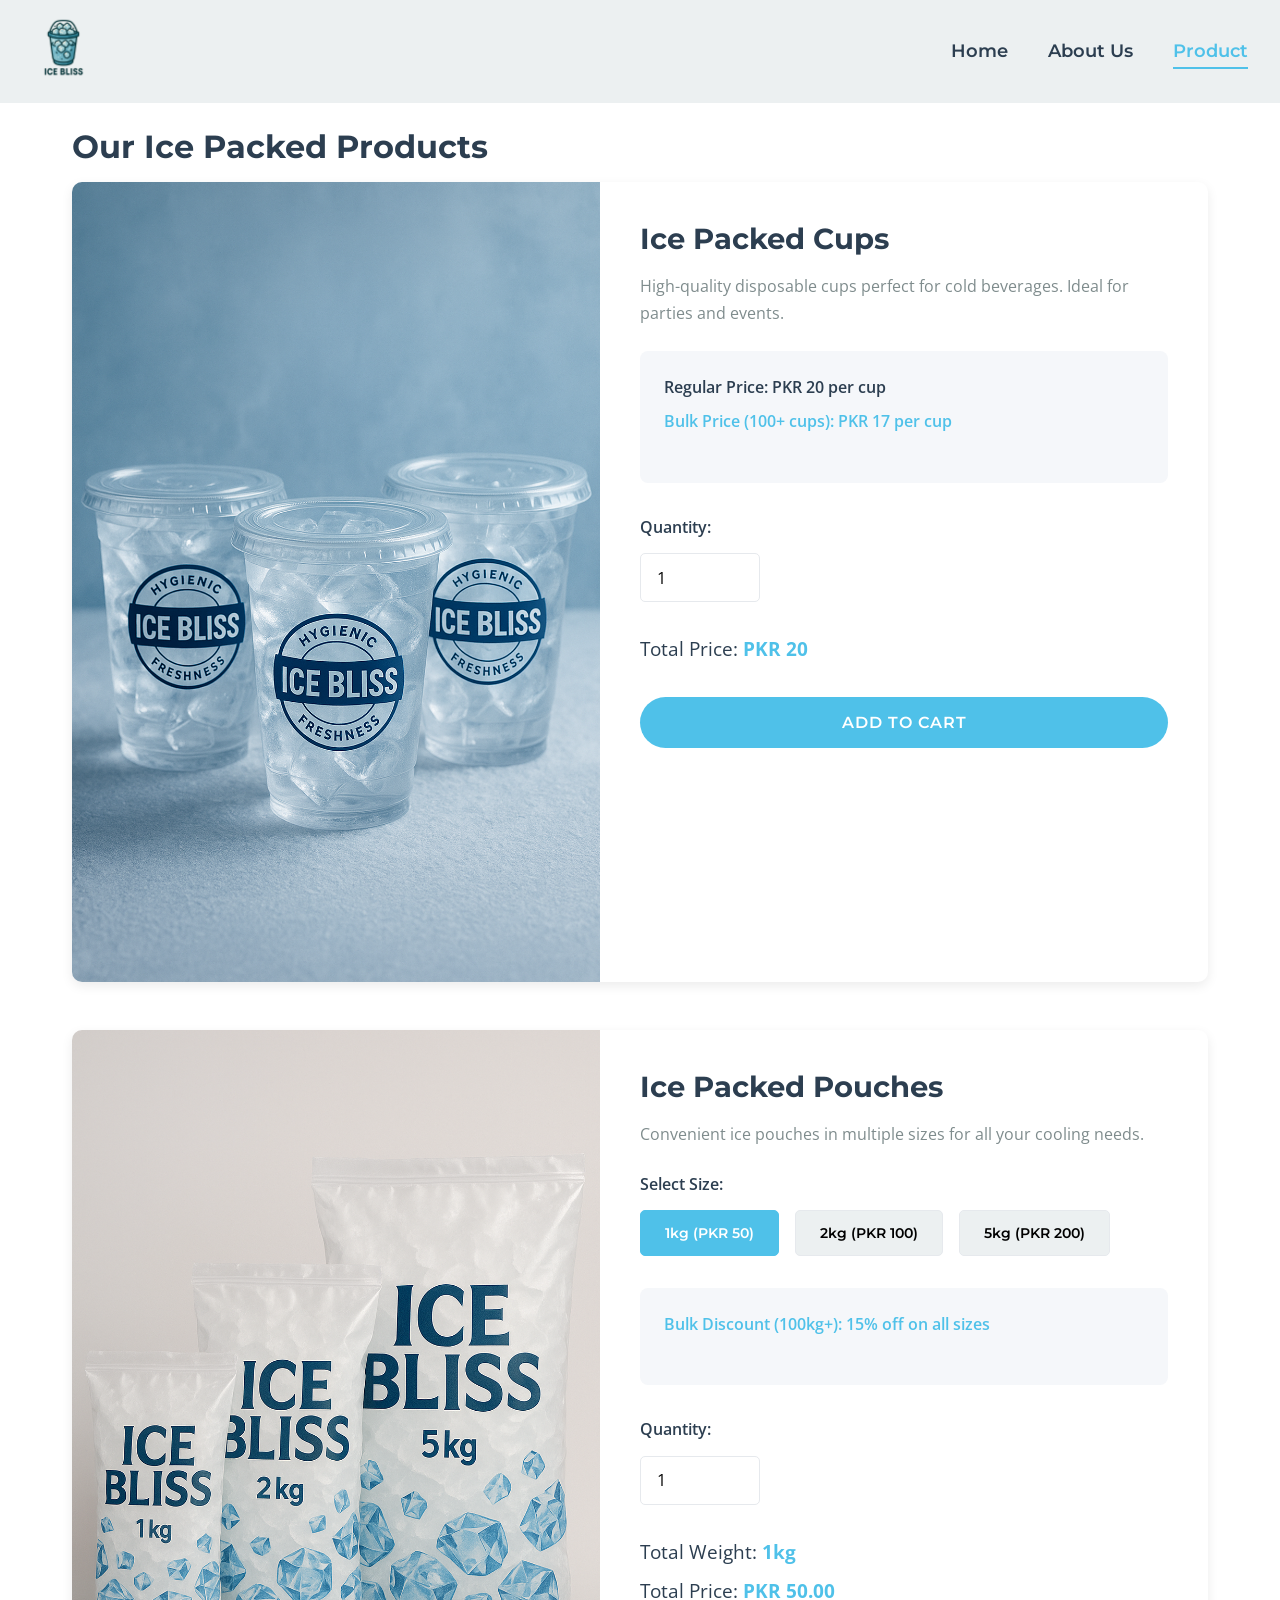
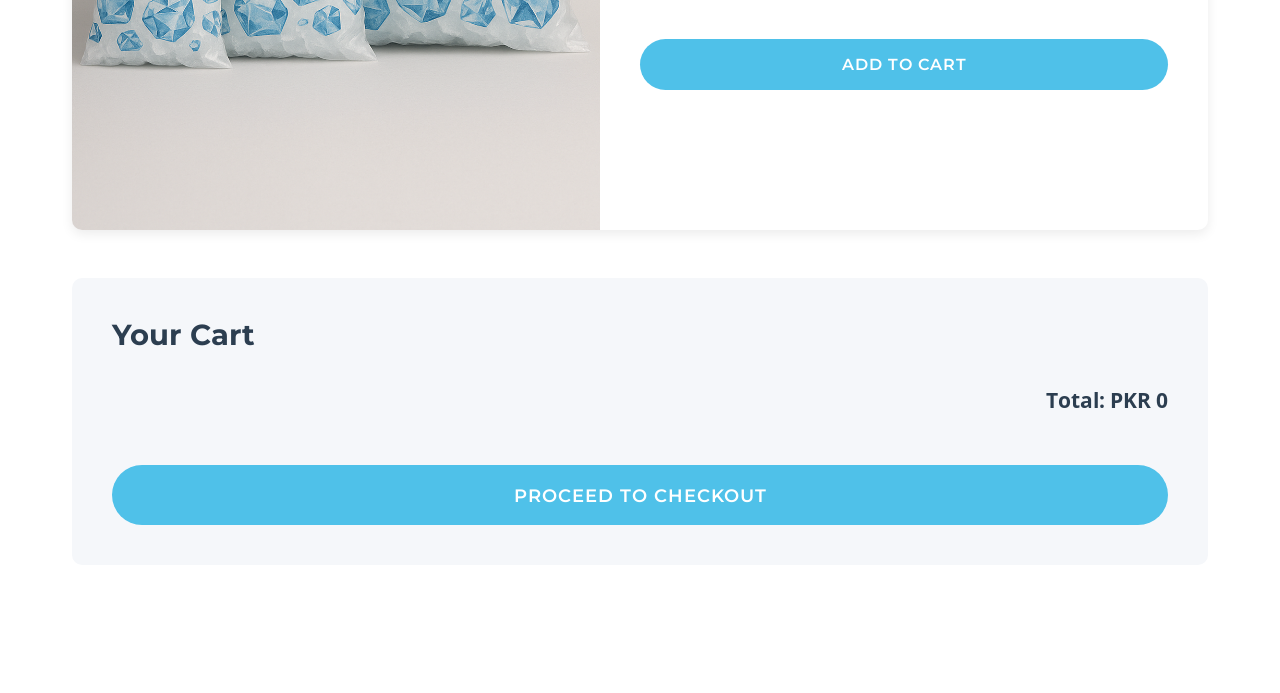
<file: product.html>
<!DOCTYPE html>
<html lang="en">

<head>
    <meta charset="UTF-8" />
    <link rel="icon" type="image/svg+xml" href="/favicon.svg" />
    <meta name="viewport" content="width=device-width, initial-scale=1.0" />
    <title>Ice Bliss - Premium Frozen Foods & Beverages</title>
    <link rel="preconnect" href="https://fonts.googleapis.com">
    <link rel="preconnect" href="https://fonts.gstatic.com" crossorigin>
    <link
        href="https://fonts.googleapis.com/css2?family=Montserrat:wght@400;600;700&family=Open+Sans:wght@400;600&display=swap"
        rel="stylesheet">
    <link rel="stylesheet" href="style.css">
</head>

<body>

    <header id="main-header">
        <div class="container">
            <div class="header-content">
                <div class="logo">
                    <a href="/">
                        <img src="/images/logo1.png" alt="Ice Bliss Logo" />
                    </a>
                </div>
                <nav>
                    <ul class="desktop-nav">
                        <li><a href="/" class="active">Home</a></li>
                        <li><a href="/about.html">About Us</a></li>
                        <li><a href="/product.html">Product</a></li>
                    </ul>
                    <div class="mobile-menu-button">
                        <span></span>
                        <span></span>
                        <span></span>
                    </div>
                </nav>
            </div>
        </div>
        <div class="mobile-menu">
            <ul>
                <li><a href="/" class="active">Home</a></li>
                <li><a href="/about.html">About Us</a></li>
                <li><a href="/product.html">Product</a></li>
            </ul>
        </div>
    </header>

    <div class="product-container">
        <h1 class="section-title">Our Ice Packed Products</h1>

        <div class="product-card">
            <div class="product-image">
                <img src="images/Ice Cups.png" alt="Ice Packed Cups">
            </div>
            <div class="product-details">
                <h2>Ice Packed Cups</h2>
                <p class="product-description">High-quality disposable cups perfect for cold beverages. Ideal for
                    parties and events.</p>

                <div class="pricing-info">
                    <p class="regular-price">Regular Price: PKR 20 per cup</p>
                    <p class="bulk-price">Bulk Price (100+ cups): PKR 17 per cup</p>
                </div>

                <div class="quantity-selector">
                    <label for="cups-quantity">Quantity:</label>
                    <input type="number" id="cups-quantity" min="1" value="1" onchange="updateCupsPrice()">
                </div>

                <div class="price-display">
                    <p>Total Price: <span id="cups-total-price">PKR 20</span></p>
                </div>

                <button class="btn add-to-cart" onclick="addCupsToCart()">Add to Cart</button>
            </div>
        </div>

        <!-- Ice Packed Pouches -->
        <div class="product-card">
            <div class="product-image">
                <img src="images/Ice Pouches.png" alt="Ice Packed Pouches">
            </div>
            <div class="product-details">
                <h2>Ice Packed Pouches</h2>
                <p class="product-description">Convenient ice pouches in multiple sizes for all your cooling needs.</p>

                <div class="size-options">
                    <label>Select Size:</label>
                    <div class="size-buttons">
                        <button class="size-btn active" data-size="1kg" data-price="50" onclick="selectSize(this)">1kg
                            (PKR 50)</button>
                        <button class="size-btn" data-size="2kg" data-price="100" onclick="selectSize(this)">2kg (PKR
                            100)</button>
                        <button class="size-btn" data-size="5kg" data-price="200" onclick="selectSize(this)">5kg (PKR
                            200)</button>
                    </div>
                </div>

                <div class="pricing-info">
                    <p class="bulk-price">Bulk Discount (100kg+): 15% off on all sizes</p>
                </div>

                <div class="quantity-selector">
                    <label for="pouches-quantity">Quantity:</label>
                    <input type="number" id="pouches-quantity" min="1" value="1" onchange="updatePouchesPrice()">
                </div>

                <div class="price-display">
                    <p>Total Weight: <span id="total-weight">1kg</span></p>
                    <p>Total Price: <span id="pouches-total-price">PKR 50</span></p>
                </div>

                <button class="btn add-to-cart" onclick="addPouchesToCart()">Add to Cart</button>
            </div>
        </div>

        <!-- Cart Section -->
        <div class="cart-section">
            <h2>Your Cart</h2>
            <div id="cart-items"></div>
            <div class="cart-total">
                <p>Total: <span id="cart-total-price">PKR 0</span></p>
                <button class="btn checkout-btn" onclick="proceedToCheckout()">Proceed to Checkout</button>
            </div>
        </div>

    </div>

    <script src="script.js"></script>
</body>

</html>
</file>
<file: style.css>
/* Base Styles & Variables */
:root {
  --primary: #4fc1e9;
  --primary-dark: #3bafda;
  --secondary: #a0d9f6;
  --accent: #ff7eb3;
  --text: #2c3e50;
  --text-light: #7f8c8d;
  --light: #ecf0f1;
  --white: #ffffff;
  --gray: #f5f7fa;
  --dark-gray: #e6e9ed;
  --shadow: 0 4px 12px rgba(0, 0, 0, 0.08);
  --transition: all 0.3s ease;
}

* {
  margin: 0;
  padding: 0;
  box-sizing: border-box;
}

body {
  font-family: "Open Sans", sans-serif;
  color: var(--text);
  line-height: 1.6;
  background-color: var(--white);
  overflow-x: hidden;
}

h1,
h2,
h3,
h4,
h5,
h6 {
  font-family: "Montserrat", sans-serif;
  font-weight: 700;
  line-height: 1.2;
  margin-bottom: 1rem;
}

p {
  margin-bottom: 1.5rem;
}

a {
  text-decoration: none;
  color: var(--primary);
  transition: var(--transition);
}

a:hover {
  color: var(--primary-dark);
}

img {
  max-width: 100%;
  height: auto;
}

.container {
  width: 100%;
  margin: 0 auto;
  padding: 0 2rem;
}

.btn {
  display: inline-block;
  padding: 0.8rem 1.8rem;
  border-radius: 50px;
  font-weight: 600;
  font-family: "Montserrat", sans-serif;
  text-transform: uppercase;
  letter-spacing: 1px;
  font-size: 0.9rem;
  transition: var(--transition);
  cursor: pointer;
  border: 2px solid transparent;
}

.btn-primary {
  background-color: var(--primary);
  color: var(--white);
  border-color: var(--primary);
}

.btn-primary:hover {
  background-color: var(--primary-dark);
  border-color: var(--primary-dark);
  transform: translateY(-2px);
  box-shadow: var(--shadow);
}

.btn-outline {
  background-color: transparent;
  color: var(--white);
  border-color: var(--white);
}

.btn-outline:hover {
  background-color: var(--white);
  color: var(--primary);
  transform: translateY(-2px);
  box-shadow: var(--shadow);
}

.desktop-nav a.active,
.mobile-menu a.active {
    color: var(--primary);
    font-weight: 600;
}

.desktop-nav a.active::after {
    width: 100%;
}

/* Mobile menu active state */
.mobile-menu a.active {
    background-color: rgba(79, 193, 233, 0.1);
    padding-left: 10px;
    border-left: 3px solid var(--primary);
}

.section-header {
  text-align: center;
  margin-bottom: 3rem;
}

.section-header h2 {
  font-size: 2.5rem;
  color: var(--text);
  position: relative;
  display: inline-block;
}

.section-header h2::after {
  content: "";
  position: absolute;
  bottom: -10px;
  left: 50%;
  transform: translateX(-50%);
  width: 80px;
  height: 3px;
  background: var(--primary);
}

.section-header p {
  color: var(--text-light);
  font-size: 1.1rem;
  max-width: 700px;
  margin: 0 auto;
}

/* Header Styles */
#main-header {
  position: fixed;
  top: 0;
  left: 0;
  width: 100%;
  justify-content: space-evenly;
  display: flex;
  transition: var(--transition);
  background-color: var(--light);
}

#main-header.scrolled {
  padding: 1rem 0;
  background-color: rgba(255, 255, 255, 0.95);
  backdrop-filter: blur(5px);
}

.header-container {
  display: flex;
  justify-content: space-between;
  align-items: center;
}
.logo img {
  height: 95px;
  width: auto;
  transition: var(--transition);
}
.desktop-nav {
  display: flex;
  list-style: none;
  align-items: center;
}

.desktop-nav li {
  margin-left: 2.5rem; /* Increased spacing between nav items */
}

.desktop-nav a {
  font-family: "Montserrat", sans-serif;
  font-weight: 600;
  font-size: 1.1rem; /* Slightly larger font */
  color: var(--text);
  position: relative;
  padding: 0.5rem 0;
  transition: var(--transition);
}

.desktop-nav a::after {
  content: "";
  position: absolute;
  bottom: 0;
  left: 0;
  width: 0;
  height: 2px;
  background-color: var(--primary);
  transition: var(--transition);
}

.desktop-nav a:hover::after,
.desktop-nav a.active::after {
  width: 100%;
}

.desktop-nav a.active {
  color: var(--primary);
}

.mobile-menu-button {
  display: none;
  width: 30px;
  height: 25px;
  flex-direction: column;
  justify-content: space-between;
  cursor: pointer;
  z-index: 1001;
}

.mobile-menu-button span {
  display: block;
  width: 100%;
  height: 3px;
  background-color: var(--text);
  transition: var(--transition);
}

.mobile-menu {
  position: fixed;
  top: 0;
  right: -100%;
  width: 300px;
  height: 100vh;
  background-color: var(--white);
  box-shadow: -5px 0 15px rgba(0, 0, 0, 0.1);
  z-index: 1000;
  transition: var(--transition);
  padding: 6rem 2rem 2rem;
}

.mobile-menu.active {
  right: 0;
}

.mobile-menu ul {
  list-style: none;
}

.mobile-menu li {
  margin-bottom: 1.5rem;
}

.mobile-menu a {
  font-family: "Montserrat", sans-serif;
  font-weight: 600;
  color: var(--text);
  font-size: 1.2rem;
}

.mobile-menu a.active {
  color: var(--primary);
}

/* Hero Section */
#hero {
  position: relative;
  height: 100vh;
  min-height: 700px;
  display: flex;
  align-items: center;
  margin-top: 80px;
  overflow: hidden;
}

.hero-overlay {
  position: absolute;
  top: 0;
  left: 0;
  width: 100%;
  height: 100%;
  background: linear-gradient(
    135deg,
    rgba(79, 193, 233, 0.8) 0%,
    rgba(63, 175, 218, 0.9) 100%
  );
  z-index: 1;
}

.hero-overlay-product {
  position: absolute;
  top: 0;
  left: 0;
  width: 100%;
  height: 100%;
  background: linear-gradient(
    135deg,
    rgba(79, 193, 233, 0.8) 0%,
    rgba(63, 175, 218, 0.9) 100%
  );
  z-index: 1;
}

.hero-content {
  position: relative;
  top: 175px;
  z-index: 2;
  color: var(--white);
  left: 258px;
}

.hero-content h1 {
  font-size: 3.5rem;
  margin-bottom: 1.5rem;
  line-height: 1.1;
}

.hero-content p {
  font-size: 1.2rem;
  left: 105px;
  position: relative;
  margin-bottom: 2.5rem;
}

.hero-content-product {
    position: relative;
    top: 200px;
    z-index: 2;
    color: var(--white);
    left: 350px;
}

.hero-content-product h1 {
  left: 225px;
  position: relative;
  font-size: 3.5rem;
  margin-bottom: 1.5rem;
  line-height: 1.1;
}

.hero-content-product p {
  font-size: 1.2rem;
  left: 105px;
  position: relative;
  margin-bottom: 2.5rem;
}

.cta-buttons {
  display: flex;
  gap: 1rem;
  align-items: center;
  left: 280px;
  position: relative;
}

.hero-wave {
  position: absolute;
  top: 0;
  left: 0;
  width: 100%;
  height: 100%;
}

.hero-wave img {
  width: 100%;
  height: 100%;
  object-fit: cover;
}

.glow-text {
  text-shadow: 0 0 10px rgba(255, 255, 255, 0.5);
  animation: glow 2s infinite alternate;
}

@keyframes glow {
  from {
    text-shadow: 0 0 10px rgba(255, 255, 255, 0.5);
  }
  to {
    text-shadow: 0 0 20px rgba(255, 255, 255, 0.8),
      0 0 30px rgba(255, 255, 255, 0.6);
  }
}

/* Features Section */
#features {
  padding: 6rem 0;
  background-color: var(--gray);
}

.features-grid {
  display: grid;
  grid-template-columns: repeat(auto-fit, minmax(300px, 1fr));
  gap: 2rem;
  margin-top: 2rem;
}

.feature-card {
  background-color: var(--white);
  padding: 2.5rem 2rem;
  border-radius: 10px;
  text-align: center;
  transition: var(--transition);
  box-shadow: var(--shadow);
}

.feature-card:hover {
  transform: translateY(-10px);
  box-shadow: 0 15px 30px rgba(0, 0, 0, 0.1);
}

.feature-icon {
  width: 80px;
  height: 80px;
  margin: 0 auto 1.5rem;
  display: flex;
  align-items: center;
  justify-content: center;
  background-color: var(--secondary);
  border-radius: 50%;
}

.feature-icon img {
  width: 40px;
  height: 40px;
}

.feature-card h3 {
  font-size: 1.5rem;
  margin-bottom: 1rem;
  color: var(--text);
}

.feature-card p {
  color: var(--text-light);
  font-size: 1rem;
}

/* Testimonials Section */
#testimonials {
  padding: 6rem 0;
  background-color: var(--white);
}

.testimonial-slider {
  overflow: hidden;
  position: relative;
}

.testimonial-track {
  display: flex;
  transition: transform 0.5s ease;
}

.testimonial-card {
  min-width: 100%;
  padding: 2rem;
  background-color: var(--gray);
  border-radius: 10px;
  box-shadow: var(--shadow);
}

.quote {
  font-size: 1.1rem;
  font-style: italic;
  color: var(--text);
  margin-bottom: 2rem;
  position: relative;
  padding-left: 2rem;
}

.quote::before {
  content: '"';
  position: absolute;
  left: 0;
  top: -10px;
  font-size: 3rem;
  color: var(--primary);
  opacity: 0.3;
  font-family: serif;
}

.testimonial-author {
  display: flex;
  align-items: center;
}

.testimonial-author img {
  width: 60px;
  height: 60px;
  border-radius: 50%;
  object-fit: cover;
  margin-right: 1rem;
}

.author-info h4 {
  font-size: 1.2rem;
  margin-bottom: 0.3rem;
  color: var(--text);
}

.author-info p {
  font-size: 0.9rem;
  color: var(--text-light);
  margin-bottom: 0;
}

/* Contact Section */
#contact {
  padding: 6rem 0;
  background-color: var(--gray);
}

.contact-grid {
  display: grid;
  grid-template-columns: 1fr 1fr;
  gap: 3rem;
}

.contact-info h2 {
  font-size: 2rem;
  margin-bottom: 1.5rem;
}

.contact-info p {
  margin-bottom: 2rem;
}

.info-items {
  margin-bottom: 2rem;
}

.info-item {
  display: flex;
  align-items: flex-start;
  margin-bottom: 1.5rem;
}

.icon {
  width: 50px;
  height: 50px;
  background-color: var(--primary);
  border-radius: 50%;
  display: flex;
  align-items: center;
  justify-content: center;
  margin-right: 1rem;
  flex-shrink: 0;
}

.icon img {
  width: 24px;
  height: 24px;
  filter: brightness(0) invert(1);
}

.text h4 {
  font-size: 1.2rem;
  margin-bottom: 0.3rem;
}

.text p {
  margin-bottom: 0;
  color: var(--text-light);
}

.social-links {
  display: flex;
  gap: 1rem;
}

.social-links a {
  display: flex;
  align-items: center;
  justify-content: center;
  width: 40px;
  height: 40px;
  background-color: var(--primary);
  border-radius: 50%;
  transition: var(--transition);
}

.social-links a:hover {
  background-color: var(--primary-dark);
  transform: translateY(-3px);
}

.social-links img {
  width: 20px;
  height: 20px;
  filter: brightness(0) invert(1);
}

.contact-form {
  background-color: var(--white);
  padding: 2.5rem;
  border-radius: 10px;
  box-shadow: var(--shadow);
}

.form-group {
  margin-bottom: 1.5rem;
}

.form-group label {
  display: block;
  margin-bottom: 0.5rem;
  font-weight: 600;
  color: var(--text);
}

.form-group input,
.form-group textarea {
  width: 100%;
  padding: 0.8rem 1rem;
  border: 1px solid var(--dark-gray);
  border-radius: 5px;
  font-family: "Open Sans", sans-serif;
  font-size: 1rem;
  transition: var(--transition);
}

.form-group input:focus,
.form-group textarea:focus {
  outline: none;
  border-color: var(--primary);
  box-shadow: 0 0 0 3px rgba(79, 193, 233, 0.2);
}

.form-group textarea {
  min-height: 150px;
  resize: vertical;
}

/* Footer */
footer {
  background-color: var(--text);
  color: gray;
  padding: 4rem 0 0;
}

.footer-content {
  display: grid;
  grid-template-columns: 1fr 2fr;
  gap: 3rem;
  margin-bottom: 3rem;
}

.footer-logo img {
  height: 95px;
  margin-bottom: 1rem;
}

.footer-logo p {
  color: rgba(255, 255, 255, 0.7);
}

.footer-links {
  display: grid;
  grid-template-columns: repeat(3, 1fr);
  gap: 2rem;
}

.link-group h4 {
  font-size: 1.2rem;
  margin-bottom: 1.5rem;
  color: var(--white);
  position: relative;
}

.link-group h4::after {
  content: "";
  position: absolute;
  bottom: -8px;
  left: 0;
  width: 40px;
  height: 2px;
  background-color: var(--primary);
}

.link-group ul {
  list-style: none;
}

.link-group li {
  margin-bottom: 0.8rem;
}

.link-group a {
  color: rgba(255, 255, 255, 0.7);
  transition: var(--transition);
}

.link-group a:hover {
  color: var(--white);
  padding-left: 5px;
}

.footer-bottom {
  text-align: center;
  padding: 2rem 0;
  border-top: 1px solid rgba(255, 255, 255, 0.1);
}

.footer-bottom p {
  margin-bottom: 0;
  color: rgba(255, 255, 255, 0.5);
  font-size: 0.9rem;
}

/* Back to Top Button */
.back-to-top {
  position: fixed;
  bottom: 2rem;
  right: 2rem;
  width: 50px;
  height: 50px;
  background-color: var(--primary);
  border-radius: 50%;
  display: flex;
  align-items: center;
  justify-content: center;
  cursor: pointer;
  opacity: 0;
  visibility: hidden;
  transition: var(--transition);
  z-index: 999;
  box-shadow: 0 2px 10px rgba(0, 0, 0, 0.1);
}

.back-to-top.active {
  opacity: 1;
  visibility: visible;
}

.back-to-top:hover {
  background-color: var(--primary-dark);
  transform: translateY(-3px);
}

.arrow {
  width: 0;
  height: 0;
  border-left: 8px solid transparent;
  border-right: 8px solid transparent;
  border-bottom: 10px solid var(--white);
}

.header-content {
  display: flex;
  justify-content: space-between;
  align-items: center;
}

.product-container {
  max-width: 1200px;
  margin: 8rem auto;
  padding: 0 2rem;
}

.product-card {
  display: flex;
  background: var(--white);
  border-radius: 10px;
  box-shadow: var(--shadow);
  overflow: hidden;
  margin-bottom: 3rem;
  transition: var(--transition);
}

.product-card:hover {
  transform: translateY(-5px);
  box-shadow: 0 10px 25px rgba(0, 0, 0, 0.12);
}

.product-image {
  flex: 1;
  min-height: 300px;
  background-color: var(--light);
}

.product-image img {
  width: 100%;
  height: 100%;
  object-fit: cover;
}

.product-details {
  flex: 1;
  padding: 2.5rem;
}

.product-details h2 {
  font-size: 1.8rem;
  margin-bottom: 1rem;
  color: var(--text);
}

.product-description {
  color: var(--text-light);
  margin-bottom: 1.5rem;
  line-height: 1.7;
}

.pricing-info {
  background-color: var(--gray);
  padding: 1.5rem;
  border-radius: 8px;
  margin-bottom: 2rem;
}

.regular-price {
  font-weight: 600;
  margin-bottom: 0.5rem;
}

.bulk-price {
  color: var(--primary);
  font-weight: 600;
}

.size-options {
  margin-bottom: 2rem;
}

.size-options label {
  display: block;
  margin-bottom: 0.8rem;
  font-weight: 600;
  color: var(--text);
}

.size-buttons {
  display: flex;
  gap: 1rem;
  flex-wrap: wrap;
}

.size-btn {
  padding: 0.8rem 1.5rem;
  background-color: var(--light);
  border: 1px solid var(--dark-gray);
  border-radius: 5px;
  cursor: pointer;
  transition: var(--transition);
  font-family: "Montserrat", sans-serif;
  font-weight: 600;
  font-size: 0.9rem;
}

.size-btn.active {
  background-color: var(--primary);
  color: var(--white);
  border-color: var(--primary);
}

.quantity-selector {
  margin-bottom: 2rem;
}

.quantity-selector label {
  display: block;
  margin-bottom: 0.8rem;
  font-weight: 600;
  color: var(--text);
}

.quantity-selector input {
  width: 120px;
  padding: 0.8rem 1rem;
  border: 1px solid var(--dark-gray);
  border-radius: 5px;
  font-size: 1rem;
  font-family: "Open Sans", sans-serif;
}

.price-display {
  margin-bottom: 2rem;
}

.price-display p {
  font-size: 1.2rem;
  margin-bottom: 0.5rem;
}

.price-display span {
  font-weight: 700;
  color: var(--primary);
}

.btn {
  display: inline-block;
  padding: 1rem 2rem;
  background-color: var(--primary);
  color: var(--white);
  border: none;
  border-radius: 50px;
  font-family: "Montserrat", sans-serif;
  font-weight: 600;
  font-size: 1rem;
  cursor: pointer;
  transition: var(--transition);
  text-transform: uppercase;
  letter-spacing: 1px;
}

.btn:hover {
  background-color: var(--primary-dark);
  transform: translateY(-3px);
  box-shadow: var(--shadow);
}

.add-to-cart {
  width: 100%;
}

.cart-section {
  background-color: var(--gray);
  padding: 2.5rem;
  border-radius: 10px;
  margin-top: 3rem;
}

.cart-section h2 {
  font-size: 1.8rem;
  margin-bottom: 1.5rem;
  color: var(--text);
}

#cart-items {
  margin-bottom: 2rem;
}

.cart-item {
  display: flex;
  justify-content: space-between;
  align-items: center;
  padding: 1.5rem 0;
  border-bottom: 1px solid var(--dark-gray);
}

.cart-item:last-child {
  border-bottom: none;
}

.cart-item button {
  background: none;
  border: none;
  color: var(--primary);
  cursor: pointer;
  font-family: "Open Sans", sans-serif;
  transition: var(--transition);
}

.cart-item button:hover {
  color: var(--primary-dark);
  text-decoration: underline;
}

.cart-total {
  text-align: right;
  font-size: 1.3rem;
  font-weight: 700;
  color: var(--text);
}

.checkout-btn {
  margin-top: 1.5rem;
  width: 100%;
  padding: 1.2rem;
  font-size: 1.1rem;
}

#cta {
  padding: 6rem 0;
  background: linear-gradient(
    135deg,
    rgba(79, 193, 233, 0.9) 0%,
    rgba(63, 175, 218, 1) 100%
  );
  color: var(--white);
  text-align: center;
}

.cta-content h2 {
  font-size: 2.5rem;
  margin-bottom: 1.5rem;
  text-shadow: 0 2px 4px rgba(0, 0, 0, 0.1);
}

.cta-content p {
  font-size: 1.2rem;
  margin-bottom: 2.5rem;
  max-width: 700px;
  margin-left: auto;
  margin-right: auto;
}

#team {
  padding: 6rem 0;
  background-color: var(--white);
}

.team-grid {
  display: grid;
  grid-template-columns: repeat(auto-fit, minmax(300px, 1fr));
  gap: 3rem;
  margin-top: 3rem;
}

.team-member {
  background-color: var(--white);
  border-radius: 10px;
  overflow: hidden;
  box-shadow: var(--shadow);
  transition: var(--transition);
  text-align: center;
}

.team-member:hover {
  transform: translateY(-10px);
  box-shadow: 0 15px 30px rgba(0, 0, 0, 0.1);
}

.member-photo {
  width: 100%;
  height: 300px;
  overflow: hidden;
}

.member-photo img {
  width: 100%;
  height: 100%;
  object-fit: cover;
  transition: var(--transition);
}

.team-member:hover .member-photo img {
  transform: scale(1.1);
}

.team-member h3 {
  margin-top: 1.5rem;
  font-size: 1.5rem;
}

.position {
  color: var(--primary);
  font-weight: 600;
  margin-bottom: 1rem;
}

.bio {
  padding: 0 1.5rem 1.5rem;
  color: var(--text-light);
  line-height: 1.7;
}

#mission-values {
  padding: 6rem 0;
  background-color: var(--gray);
}

.mission-content {
  margin-top: 3rem;
}

.mission-card {
  background-color: var(--white);
  padding: 2.5rem;
  border-radius: 10px;
  margin-bottom: 3rem;
  box-shadow: var(--shadow);
}

.mission-card h3 {
  font-size: 1.8rem;
  margin-bottom: 1.5rem;
  color: var(--primary);
}

.mission-card p {
  color: var(--text-light);
  line-height: 1.7;
  font-size: 1.1rem;
}

.values-grid {
  display: grid;
  grid-template-columns: repeat(auto-fit, minmax(250px, 1fr));
  gap: 2rem;
}

.value-card {
  background-color: var(--white);
  padding: 2rem;
  border-radius: 10px;
  box-shadow: var(--shadow);
  transition: var(--transition);
}

.value-card:hover {
  transform: translateY(-10px);
  box-shadow: 0 15px 30px rgba(0, 0, 0, 0.1);
}

.value-icon {
  width: 60px;
  height: 60px;
  background-color: var(--primary);
  border-radius: 50%;
  display: flex;
  align-items: center;
  justify-content: center;
  margin-bottom: 1.5rem;
}

.value-icon img {
  width: 30px;
  height: 30px;
  filter: brightness(0) invert(1);
}

.value-card h4 {
  font-size: 1.3rem;
  margin-bottom: 1rem;
  color: var(--text);
}

.value-card p {
  color: var(--text-light);
  line-height: 1.7;
}

#our-journey {
  padding: 6rem 0;
  background-color: var(--white);
}

.journey-content {
  display: flex;
  align-items: center;
  gap: 4rem;
}

.journey-text {
  flex: 1;
}

.journey-text h2 {
  font-size: 2.5rem;
  margin-bottom: 1.5rem;
  color: var(--text);
}

.journey-text p {
  margin-bottom: 1.5rem;
  color: var(--text-light);
  line-height: 1.7;
}

.journey-image {
  flex: 1;
  border-radius: 10px;
  overflow: hidden;
  box-shadow: var(--shadow);
}

.journey-image img {
  width: 100%;
  height: auto;
  display: block;
  transition: var(--transition);
}

.journey-image:hover img {
  transform: scale(1.05);
}

/* Responsive Styles */
@media (max-width: 992px) {
  .hero-content h1 {
    font-size: 3rem;
  }

  .contact-grid {
    grid-template-columns: 1fr;
  }

  .footer-content {
    grid-template-columns: 1fr;
  }

  .footer-links {
    grid-template-columns: repeat(2, 1fr);
  }
}

@media (max-width: 768px) {
  .desktop-nav {
    display: none;
  }

  .mobile-menu-button {
    display: flex;
  }

  .hero-content h1 {
    font-size: 2.5rem;
  }

  .section-header h2 {
    font-size: 2rem;
  }

  .footer-links {
    grid-template-columns: 1fr;
  }
}

@media (max-width: 576px) {
  .container {
    padding: 0 1.5rem;
  }

  .hero-content h1 {
    font-size: 2rem;
  }

  .hero-content p {
    font-size: 1rem;
  }

  .cta-buttons {
    flex-direction: column;
  }

  .btn {
    width: 100%;
    text-align: center;
  }

  .contact-form {
    padding: 1.5rem;
  }
}
</file>
